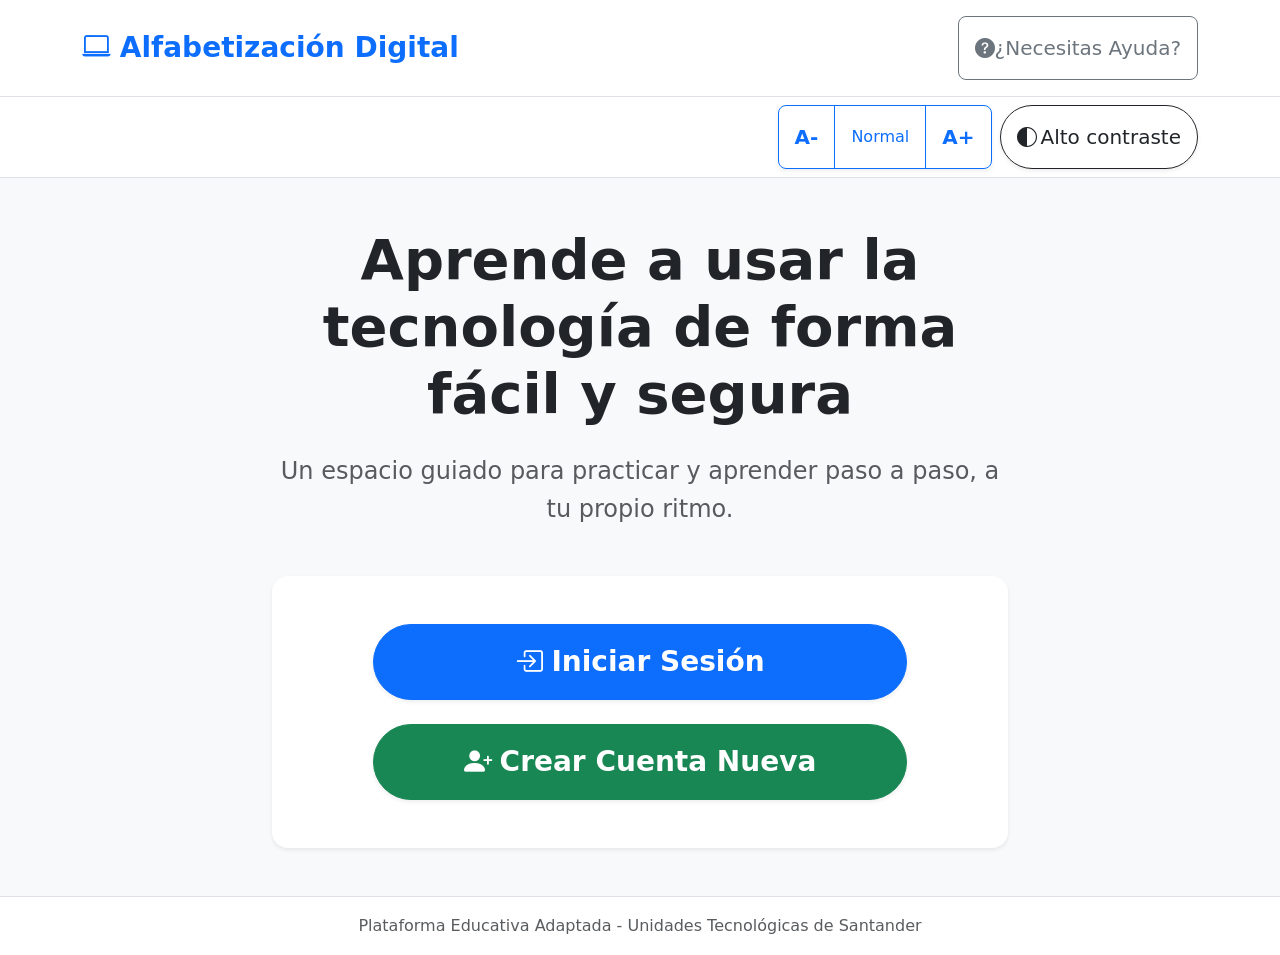
<file: frontend/index.html>
<!DOCTYPE html>
<html lang="es">
<head>
    <meta charset="UTF-8">
    <meta name="viewport" content="width=device-width, initial-scale=1.0">
    <title>Inicio - Plataforma de Alfabetización Digital</title>

    <link href="https://cdn.jsdelivr.net/npm/bootstrap@5.3.3/dist/css/bootstrap.min.css" rel="stylesheet">
    <link href="https://cdn.jsdelivr.net/npm/bootstrap-icons@1.11.3/font/bootstrap-icons.min.css" rel="stylesheet">
    <link rel="stylesheet" href="css/styles.css">
    <script src="js/accesibilidad.js"></script>
</head>
<body class="bg-light d-flex flex-column min-vh-100">

    <header class="bg-white border-bottom py-3">
        <div class="container d-flex flex-wrap justify-content-between align-items-center gap-2">
            <span class="fw-bold text-primary fs-3">
                <i class="bi bi-laptop"></i> Alfabetización Digital
            </span>
            <a href="#ayuda" class="btn btn-outline-secondary btn-lg fs-5">
                <i class="bi bi-question-circle-fill"></i> ¿Necesitas Ayuda?
            </a>
        </div>
    </header>

    <main class="container my-auto py-5">
        <div class="row justify-content-center">
            <div class="col-12 col-md-10 col-lg-8 text-center">

                <h1 class="display-4 fw-bold text-dark mb-4">
                    Aprende a usar la tecnología de forma fácil y segura
                </h1>

                <p class="fs-4 text-muted mb-5">
                    Un espacio guiado para practicar y aprender paso a paso, a tu propio ritmo.
                </p>

                <div class="card shadow-sm border-0 p-4 p-md-5 bg-white rounded-4">
                    <div class="d-grid gap-4 col-12 col-md-10 mx-auto">

                        <a href="login.html" class="btn btn-primary btn-lg py-3 fs-3 fw-semibold rounded-pill shadow-sm">
                            <i class="bi bi-box-arrow-in-right me-2"></i> Iniciar Sesión
                        </a>

                        <a href="registro.html" class="btn btn-success btn-lg py-3 fs-3 fw-semibold rounded-pill shadow-sm">
                            <i class="bi bi-person-plus-fill me-2"></i> Crear Cuenta Nueva
                        </a>

                    </div>
                </div>

            </div>
        </div>
    </main>

    <footer class="bg-white border-top py-3 text-center text-muted fs-6 mt-auto">
        <div class="container">
            <p class="mb-0">Plataforma Educativa Adaptada - Unidades Tecnológicas de Santander</p>
        </div>
    </footer>

    <script src="https://cdn.jsdelivr.net/npm/bootstrap@5.3.3/dist/js/bootstrap.bundle.min.js"></script>
    <script src="js/main.js"></script>
</body>
</html>
</file>
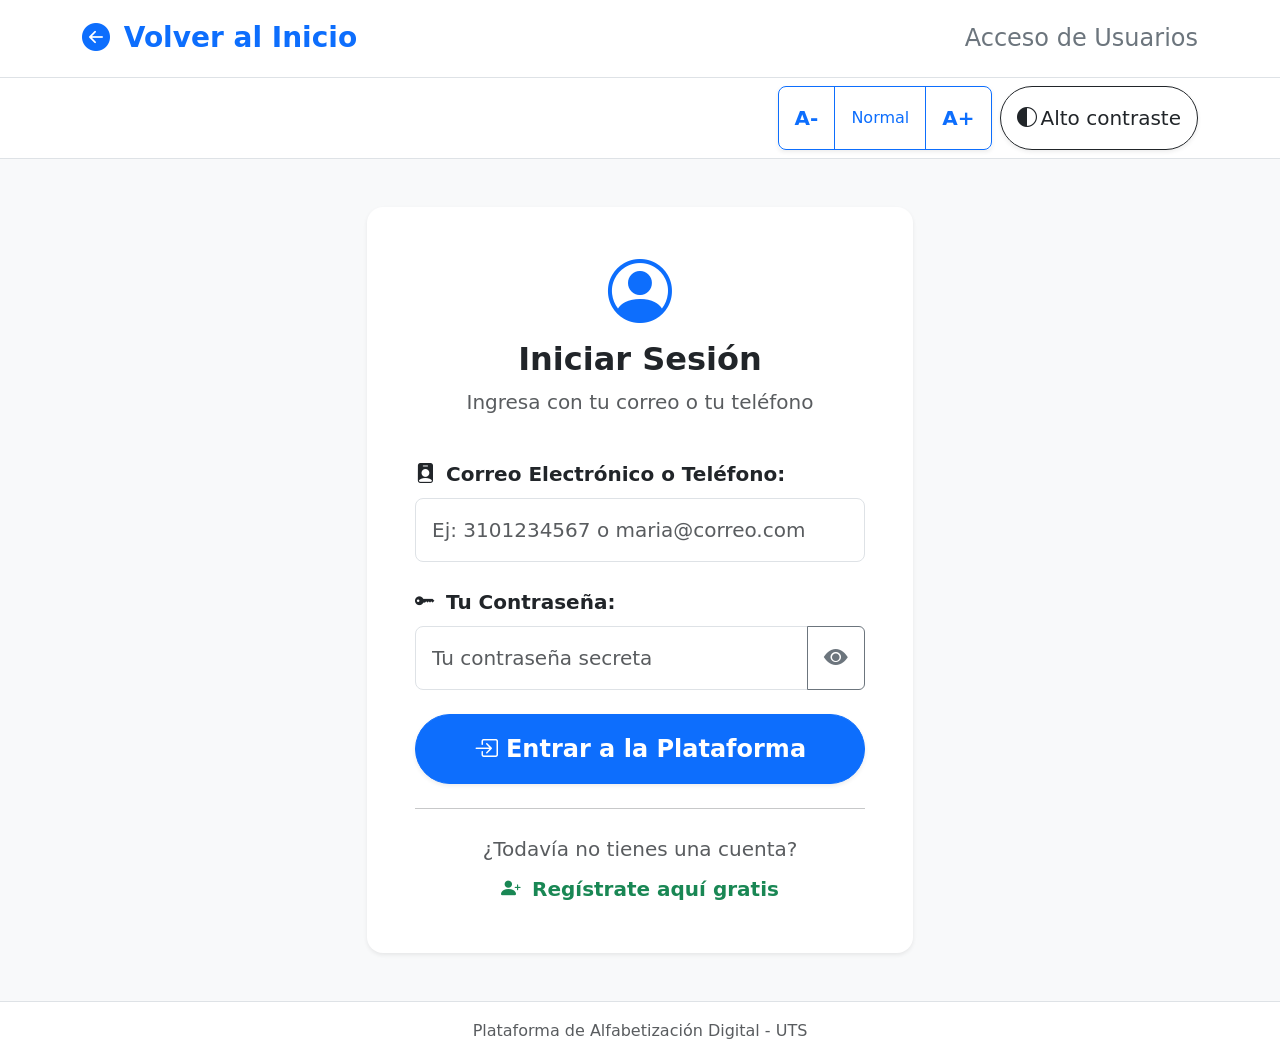
<file: frontend/certificado.html>
<!DOCTYPE html>
<html lang="es">
<head>
    <meta charset="UTF-8">
    <meta name="viewport" content="width=device-width, initial-scale=1.0">
    <title>Certificado de Finalización - Alfabetización Digital</title>

    <link href="https://cdn.jsdelivr.net/npm/bootstrap@5.3.3/dist/css/bootstrap.min.css" rel="stylesheet">
    <link href="https://cdn.jsdelivr.net/npm/bootstrap-icons@1.11.3/font/bootstrap-icons.min.css" rel="stylesheet">
    <link rel="stylesheet" href="css/styles.css">
    <script src="js/accesibilidad.js"></script>

    <style>
        body {
            font-size: 1rem;
            line-height: 1.5;
        }

        .diploma-container {
            border: 12px double #0d6efd;
            background: #ffffff;
            position: relative;
            box-shadow: 0 10px 30px rgba(0,0,0,0.1);
        }

        .diploma-watermark {
            position: absolute;
            top: 50%;
            left: 50%;
            transform: translate(-50%, -50%);
            font-size: 15rem;
            color: rgba(13, 110, 253, 0.03);
            pointer-events: none;
            z-index: 0;
        }

        .diploma-content {
            position: relative;
            z-index: 1;
        }

        @media print {
            .no-print {
                display: none !important;
            }
            body {
                background: white !important;
                padding: 0 !important;
            }
            .diploma-container {
                box-shadow: none !important;
                border: 8px double #000 !important;
            }
        }
    </style>
</head>
<body class="bg-light py-4 min-vh-100 d-flex flex-column justify-content-between">

    <div class="container no-print mb-4">
        <div class="d-flex justify-content-between align-items-center">
            <a href="dashboard.html" class="btn btn-outline-secondary btn-lg fs-5 rounded-pill">
                <i class="bi bi-arrow-left me-2"></i>Volver al Panel
            </a>
            <button id="botonImprimir" onclick="window.print()" class="btn btn-primary btn-lg fs-5 rounded-pill shadow-sm d-none">
                <i class="bi bi-printer-fill me-2"></i>Imprimir / Guardar en PDF
            </button>
        </div>
    </div>

    <div id="avisoCertificado" class="container no-print my-auto d-none">
        <div class="row justify-content-center">
            <div class="col-12 col-lg-8">
                <div class="alert alert-warning border-2 rounded-4 p-4 p-md-5 text-center shadow-sm" role="alert">
                    <i class="bi bi-info-circle-fill display-4 d-block mb-3"></i>
                    <p class="fs-4 fw-bold mb-4" id="mensajeCertificado">Verificando tu certificado...</p>
                    <a href="dashboard.html" class="btn btn-primary btn-lg fs-5 rounded-pill">
                        <i class="bi bi-arrow-left me-2"></i>Volver al Panel
                    </a>
                </div>
            </div>
        </div>
    </div>

    <main id="contenedorCertificado" class="container my-auto d-none">
        <div class="row justify-content-center">
            <div class="col-12 col-xl-10">

                <div class="diploma-container p-4 p-md-5 rounded-4 text-center">

                    <i class="bi bi-award-fill diploma-watermark"></i>

                    <div class="diploma-content py-3">

                        <div class="mb-4">
                            <span class="badge bg-primary-subtle text-primary border border-primary px-3 py-2 rounded-pill fs-6 text-uppercase fw-bold tracking-wider">
                                Programa de Formación en Competencias Digitales
                            </span>
                            <h1 class="display-5 fw-bold text-dark mt-3 mb-1">CERTIFICADO DE LOGRO</h1>
                            <p class="fs-5 text-muted">Se otorga con orgullo el presente reconocimiento a:</p>
                        </div>

                        <div class="my-4 py-2 border-bottom border-2 border-primary d-inline-block px-5">
                            <h2 class="display-6 fw-bold text-primary mb-0" id="nombreCertificado">
                                Cargando participante...
                            </h2>
                        </div>

                        <div class="col-12 col-md-10 mx-auto my-4">
                            <p class="fs-5 text-secondary leading-relaxed">
                                Por haber completado con dedicación y éxito los <strong><span id="totalModulos"></span> módulos formativos</strong> del programa de
                                <strong>Alfabetización Digital</strong>, demostrando habilidades prácticas en manejo de computadores, navegación segura en internet, comunicación por mensajería, trámites en línea y prevención contra fraudes digitales.
                            </p>
                        </div>

                        <div class="row mt-5 pt-4 align-items-end g-4">

                            <div class="col-4">
                                <div class="border-top border-dark pt-2 mx-auto" style="max-width: 200px;">
                                    <p class="fw-bold mb-0 fs-6">Dirección Académica</p>
                                    <small class="text-muted">Alfabetización Digital</small>
                                </div>
                            </div>

                            <div class="col-4">
                                <div class="d-inline-flex flex-column align-items-center">
                                    <div class="bg-primary text-white rounded-circle d-flex align-items-center justify-content-center shadow-sm mb-2" style="width: 80px; height: 80px;">
                                        <i class="bi bi-patch-check-fill display-5 text-warning"></i>
                                    </div>
                                    <span class="fw-bold text-dark fs-6">CURSO APROBADO</span>
                                </div>
                            </div>

                            <div class="col-4">
                                <div class="border-top border-dark pt-2 mx-auto" style="max-width: 200px;">
                                    <p class="fw-bold mb-0 fs-6" id="fechaExpedicion">-- / -- / ----</p>
                                    <small class="text-muted">Fecha de Emisión</small>
                                </div>
                            </div>

                        </div>

                    </div>
                </div>

            </div>
        </div>
    </main>

    <footer class="no-print text-center text-muted py-3 mt-4">
        <small>Plataforma de Alfabetización Digital</small>
    </footer>

    <script>
        const API_URL = 'http://127.0.0.1:5000';

        function mostrarAviso(mensaje) {
            document.getElementById('mensajeCertificado').textContent = mensaje;
            document.getElementById('avisoCertificado').classList.remove('d-none');
        }

        document.addEventListener('DOMContentLoaded', async () => {
            const token = localStorage.getItem('token');
            if (!token) {
                window.location.href = 'login.html';
                return;
            }

            try {
                const respuesta = await fetch(`${API_URL}/certificado`, {
                    headers: { 'Authorization': `Bearer ${token}` }
                });
                const datos = await respuesta.json().catch(() => ({}));

                if (!respuesta.ok) {
                    mostrarAviso(datos.mensaje || 'No pudimos verificar tu certificado. Intenta más tarde.');
                    return;
                }

                document.getElementById('nombreCertificado').textContent = datos.nombre;
                document.getElementById('totalModulos').textContent = datos.total_modulos;

                const [anio, mes, dia] = datos.fecha_emision.split('-').map(Number);
                const opcionesFecha = { year: 'numeric', month: 'long', day: 'numeric' };
                document.getElementById('fechaExpedicion').textContent =
                    new Date(anio, mes - 1, dia).toLocaleDateString('es-ES', opcionesFecha);

                document.getElementById('contenedorCertificado').classList.remove('d-none');
                document.getElementById('botonImprimir').classList.remove('d-none');
            } catch (error) {
                mostrarAviso('No pudimos verificar tu certificado. Intenta más tarde.');
            }
        });
    </script>
</body>
</html>
</file>
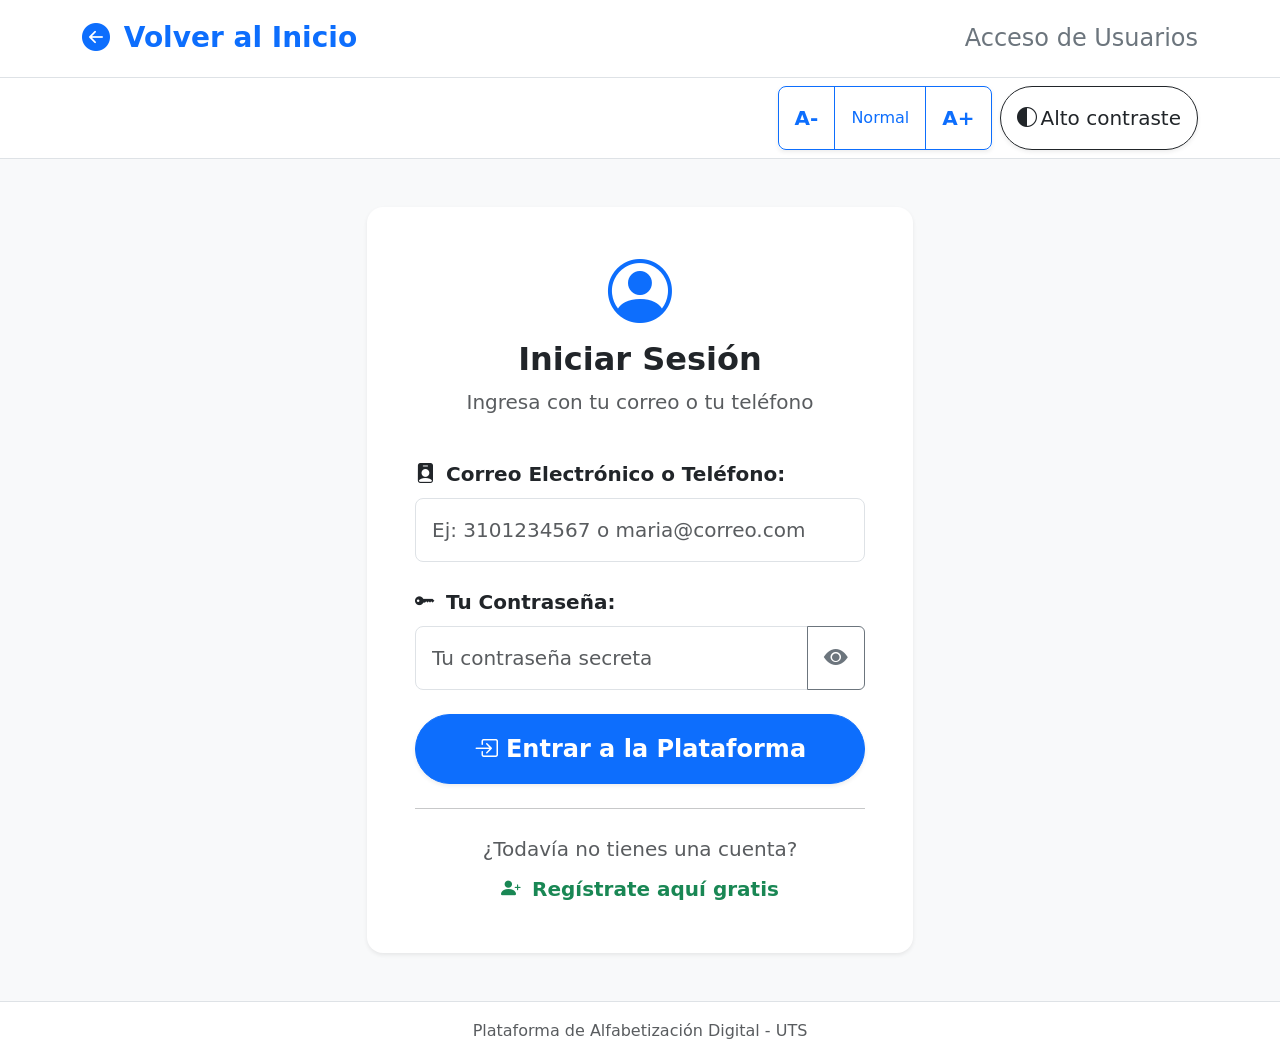
<file: frontend/dashboard.html>
<!DOCTYPE html>
<html lang="es">
<head>
    <meta charset="UTF-8">
    <meta name="viewport" content="width=device-width, initial-scale=1.0">
    <title>Mi Panel - Alfabetización Digital</title>

    <link href="https://cdn.jsdelivr.net/npm/bootstrap@5.3.3/dist/css/bootstrap.min.css" rel="stylesheet">
    <link href="https://cdn.jsdelivr.net/npm/bootstrap-icons@1.11.3/font/bootstrap-icons.min.css" rel="stylesheet">
    <link rel="stylesheet" href="css/styles.css">
    <script src="js/accesibilidad.js"></script>
</head>
<body class="bg-light d-flex flex-column min-vh-100">

   <header class="bg-white border-bottom py-3">
    <div class="container d-flex flex-wrap justify-content-between align-items-center gap-3">
        <span class="fw-bold text-primary fs-3">
            <i class="bi bi-laptop"></i> Alfabetización Digital
        </span>

        <div class="d-flex align-items-center flex-wrap gap-2">
            <a href="login.html" id="btnCerrarSesion" class="btn btn-outline-danger btn-lg fs-5 rounded-pill shadow-sm" title="Salir de mi cuenta">
                <i class="bi bi-box-arrow-right me-1"></i> Salir
            </a>
        </div>
    </div>
</header>

    <main class="container py-4 flex-grow-1">

        <section class="card shadow-sm border-0 p-4 bg-white rounded-4 mb-4">
            <div class="row align-items-center">
                <div class="col-12 col-md-8">
                    <h1 class="h2 fw-bold text-dark mb-1">
                        ¡Hola, <span id="nombreUsuario">Estudiante</span>!
                    </h1>
                    <p class="fs-5 text-muted mb-3">
                        Bienvenido a tus clases. Elige el tema en el que deseas practicar hoy:
                    </p>
                </div>

                <div class="col-12 col-md-4">
                    <div class="p-3 bg-light rounded-3 border">
                        <div class="d-flex justify-content-between mb-1">
                            <span class="fw-bold fs-6">Tu Progreso Total:</span>
                            <span class="fw-bold fs-6 text-primary" id="porcentajeTotal">0%</span>
                        </div>
                        <div class="progress" style="height: 20px;" role="progressbar" aria-label="Progreso general">
                            <div id="barraProgreso" class="progress-bar bg-success progress-bar-striped progress-bar-animated" style="width: 0%"></div>
                        </div>
                    </div>
                </div>
            </div>
        </section>

<div id="bannerCertificado" class="card border-0 rounded-4 p-4 mt-4 bg-primary text-white shadow-sm d-none">
    <div class="d-flex flex-column flex-md-row justify-content-between align-items-center text-center text-md-start">
        <div class="d-flex align-items-center mb-3 mb-md-0">
            <div class="bg-white text-primary rounded-circle p-3 d-flex align-items-center justify-content-center me-3" style="width: 70px; height: 70px;">
                <i class="bi bi-award-fill fs-1 text-warning"></i>
            </div>
            <div>
                <h2 id="tituloCertificado" class="h3 fw-bold mb-1">¡Felicitaciones! Has completado el 100%</h2>
                <p id="textoCertificado" class="fs-5 mb-0 opacity-75">Ya puedes reclamar e imprimir tu Certificado de Logro.</p>
            </div>
        </div>
        <div id="accionCertificado">
            <a href="certificado.html" class="btn btn-warning btn-lg py-3 px-4 fs-5 fw-bold rounded-pill text-dark shadow">
                <i class="bi bi-file-earmark-pdf-fill me-2"></i>Ver Mi Certificado
            </a>
        </div>
    </div>
</div>

        <h2 class="h3 fw-bold text-dark mb-3">
            <i class="bi bi-journal-bookmark-fill text-primary me-2"></i>Módulos de Aprendizaje
        </h2>

        <div class="row g-4" id="contenedorModulos">
        </div>

    </main>

    <footer class="bg-white border-top py-3 text-center text-muted fs-6 mt-auto">
        <div class="container">
            <p class="mb-0">Plataforma de Alfabetización Digital - UTS</p>
        </div>
    </footer>

    <script src="https://cdn.jsdelivr.net/npm/bootstrap@5.3.3/dist/js/bootstrap.bundle.min.js"></script>
    <script src="js/main.js"></script>
</body>
</html>
</file>
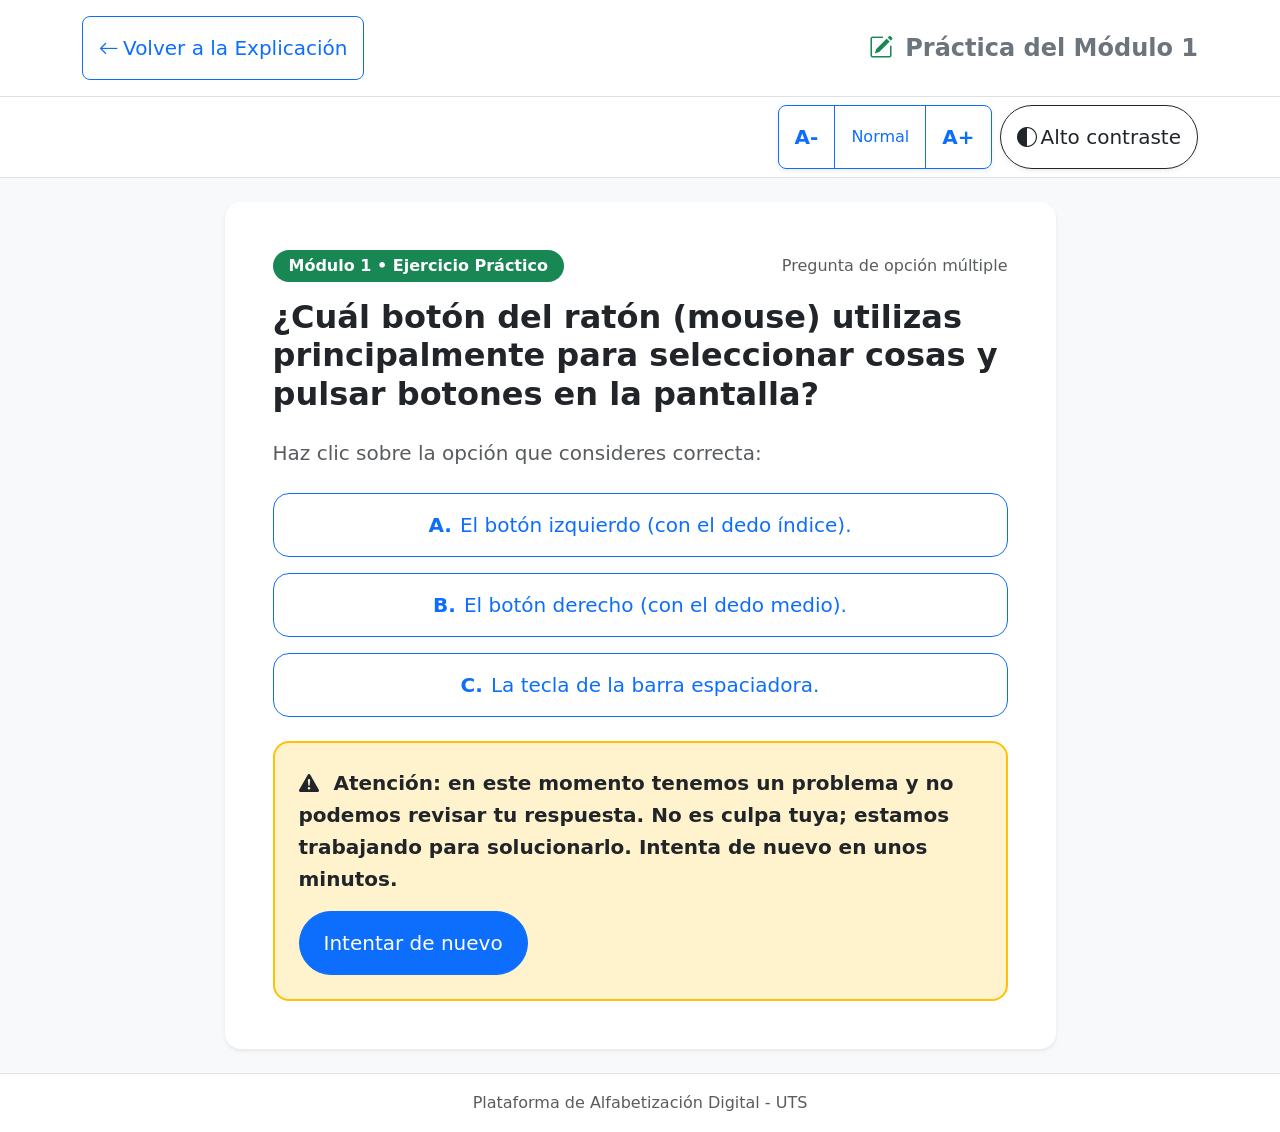
<file: frontend/ejercicio.html>
<!DOCTYPE html>
<html lang="es">
<head>
    <meta charset="UTF-8">
    <meta name="viewport" content="width=device-width, initial-scale=1.0">
    <title>Práctica Interactiva - Alfabetización Digital</title>

    <link href="https://cdn.jsdelivr.net/npm/bootstrap@5.3.3/dist/css/bootstrap.min.css" rel="stylesheet">
    <link href="https://cdn.jsdelivr.net/npm/bootstrap-icons@1.11.3/font/bootstrap-icons.min.css" rel="stylesheet">
    <link rel="stylesheet" href="css/styles.css">
    <script src="js/accesibilidad.js"></script>
</head>
<body class="bg-light d-flex flex-column min-vh-100">

    <header class="bg-white border-bottom py-3">
        <div class="container d-flex justify-content-between align-items-center">
            <a href="leccion.html" id="btnVolverLeccion" class="btn btn-outline-primary btn-lg fs-5">
                <i class="bi bi-arrow-left me-1"></i> Volver a la Explicación
            </a>
            <span class="fs-4 text-secondary d-none d-md-inline fw-semibold" id="textoEncabezado">
                <i class="bi bi-pencil-square text-success me-1"></i> Práctica del Módulo
            </span>
        </div>
    </header>

    <main class="container my-auto py-4">
        <div class="row justify-content-center">
            <div class="col-12 col-lg-9">

                <div class="card shadow-sm border-0 p-4 p-md-5 bg-white rounded-4">

                    <div class="d-flex flex-wrap justify-content-between align-items-center gap-2 mb-3">
                        <span class="badge bg-success fs-6 px-3 py-2 rounded-pill" id="badgePregunta">Módulo 1 • Ejercicio Práctico</span>
                        <span class="text-muted fs-6">Pregunta de opción múltiple</span>
                    </div>

                    <h1 class="h2 fw-bold text-dark mb-4" id="enunciadoPregunta">
                        Cargando pregunta...
                    </h1>

                    <p class="fs-5 text-muted mb-4">
                        Haz clic sobre la opción que consideres correcta:
                    </p>

                    <div class="d-grid gap-3" id="contenedorOpciones">
                    </div>

                    <div id="avisoProgreso" class="mt-4 d-none"></div>

                    <div id="cajaFallo" role="alert" class="mt-4 p-4 rounded-4 bg-warning-subtle text-dark border border-2 border-warning d-none">
                        <h2 class="h4 fw-bold mb-3">
                            <i class="bi bi-exclamation-triangle-fill me-2" aria-hidden="true"></i>
                            Atención: esta no es la respuesta correcta
                        </h2>
                        <p class="fs-5 mb-3" id="textoFallo"></p>
                        <p class="fs-5 mb-4">
                            <i class="bi bi-lightbulb-fill me-2" aria-hidden="true"></i>
                            <strong>Pista:</strong> <span id="textoPista"></span>
                        </p>
                        <div class="d-flex flex-wrap gap-3">
                            <a href="leccion.html" id="btnRepasar" class="btn btn-outline-primary btn-lg fs-5 rounded-pill px-4">
                                <i class="bi bi-book me-2" aria-hidden="true"></i> Repasar la lección
                            </a>
                            <button type="button" id="btnOtraVez" class="btn btn-primary btn-lg fs-5 rounded-pill px-4">
                                <i class="bi bi-arrow-repeat me-2" aria-hidden="true"></i> Intentar otra vez
                            </button>
                        </div>
                    </div>

                    <div id="cajaRetroalimentacion" class="mt-4 p-4 rounded-4 d-none">
                        <div class="d-flex align-items-start">
                            <i id="iconoRetro" class="fs-1 me-3"></i>
                            <div>
                                <h2 class="h4 fw-bold mb-1" id="tituloRetro"></h2>
                                <p class="fs-5 mb-0" id="mensajeRetro"></p>
                            </div>
                        </div>
                    </div>

                    <div id="botonesAccionFinal" class="mt-4 pt-3 border-top d-none justify-content-end">
                        <a href="dashboard.html" class="btn btn-primary btn-lg py-3 px-5 fs-4 fw-semibold rounded-pill shadow-sm">
                            <i class="bi bi-check-all me-2"></i> Completar y Volver al Panel
                        </a>
                    </div>

                </div>

            </div>
        </div>
    </main>

    <footer class="bg-white border-top py-3 text-center text-muted fs-6 mt-auto">
        <div class="container">
            <p class="mb-0">Plataforma de Alfabetización Digital - UTS</p>
        </div>
    </footer>

    <script src="https://cdn.jsdelivr.net/npm/bootstrap@5.3.3/dist/js/bootstrap.bundle.min.js"></script>

   <script>
    document.addEventListener('DOMContentLoaded', () => {
        const API_URL = 'http://127.0.0.1:5000';
        const token = localStorage.getItem('token');

        const preguntasPorModulo = {
            1: {
                leccion: 1, pregunta: 1,
                enunciado: '¿Cuál botón del ratón (mouse) utilizas principalmente para seleccionar cosas y pulsar botones en la pantalla?',
                opciones: [
                    { letra: 'A', texto: 'El botón izquierdo (con el dedo índice).' },
                    { letra: 'B', texto: 'El botón derecho (con el dedo medio).' },
                    { letra: 'C', texto: 'La tecla de la barra espaciadora.' }
                ]
            },
            2: {
                leccion: 1, pregunta: 1,
                enunciado: 'Para buscar información en internet sobre recetas o noticias, ¿dónde debes escribir lo que buscas?',
                opciones: [
                    { letra: 'A', texto: 'En la papelera de reciclaje de la computadora.' },
                    { letra: 'B', texto: 'En la barra de búsqueda de tu navegador web.' },
                    { letra: 'C', texto: 'En la calculadora del computador.' }
                ]
            },
            3: {
                leccion: 1, pregunta: 1,
                enunciado: 'Si recibes una llamada o mensaje diciendo que ganaste un premio y te piden tu contraseña bancaria, ¿qué debes hacer?',
                opciones: [
                    { letra: 'A', texto: 'Entregar la contraseña rápido para no perder el premio.' },
                    { letra: 'B', texto: 'Desconfiar, no dar ningún dato y colgar de inmediato.' },
                    { letra: 'C', texto: 'Escribir la contraseña en un mensaje de texto.' }
                ]
            },
            4: {
                leccion: 1, pregunta: 1,
                enunciado: 'Al momento de solicitar una cita médica o consultar un certificado en línea, ¿qué dato básico debes tener siempre a la mano?',
                opciones: [
                    { letra: 'A', texto: 'Tu documento de identidad (cédula) y un teléfono de contacto.' },
                    { letra: 'B', texto: 'El recibo de la luz del mes pasado.' },
                    { letra: 'C', texto: 'El correo electrónico de un vecino.' }
                ]
            },
            5: {
                leccion: 1, pregunta: 1,
                enunciado: '¿Cómo puedes enviar un mensaje de voz a un familiar por WhatsApp?',
                opciones: [
                    { letra: 'A', texto: 'Apagando el celular y volviéndolo a encender.' },
                    { letra: 'B', texto: 'Manteniendo presionado el icono del micrófono mientras hablas.' },
                    { letra: 'C', texto: 'Pulsando tres veces la pantalla con dos dedos.' }
                ]
            },
            6: {
                leccion: 1, pregunta: 1,
                enunciado: 'Por tu seguridad financiera, ¿dónde NO deberías ingresar a revisar tus cuentas bancarias o billeteras digitales?',
                opciones: [
                    { letra: 'A', texto: 'Desde redes Wi-Fi públicas y abiertas (como parques o plazas).' },
                    { letra: 'B', texto: 'Desde el internet de tu casa.' },
                    { letra: 'C', texto: 'Desde tus datos móviles personales.' }
                ]
            },
            7: {
                leccion: 1, pregunta: 1,
                enunciado: '¿Cuál es el lugar seguro para buscar e instalar aplicaciones en un teléfono?',
                opciones: [
                    { letra: 'A', texto: 'Google Play Store o App Store (tiendas oficiales).' },
                    { letra: 'B', texto: 'Un enlace raro que llegó por mensaje de texto de un desconocido.' },
                    { letra: 'C', texto: 'Una página web con avisos parpadeantes que dice que tienes un virus.' }
                ]
            }
        };

        const params = new URLSearchParams(window.location.search);
        const idSolicitado = parseInt(params.get('id'));
        const moduloId = preguntasPorModulo[idSolicitado] ? idSolicitado : 1;
        const ejercicioActual = preguntasPorModulo[moduloId];

        const btnVolver = document.getElementById('btnVolverLeccion');
        if (btnVolver) {
            btnVolver.href = `leccion.html?id=${moduloId}`;
        }

        const textoEncabezado = document.getElementById('textoEncabezado');
        if (textoEncabezado) {
            textoEncabezado.innerHTML = `<i class="bi bi-pencil-square text-success me-1"></i> Práctica del Módulo ${moduloId}`;
        }

        document.getElementById('badgePregunta').textContent = `Módulo ${moduloId} • Ejercicio Práctico`;
        const enunciadoPregunta = document.getElementById('enunciadoPregunta');
        enunciadoPregunta.textContent = ejercicioActual.enunciado;
        enunciadoPregunta.setAttribute('tabindex', '-1');

        const contenedorOpciones = document.getElementById('contenedorOpciones');
        contenedorOpciones.innerHTML = '';

        ejercicioActual.opciones.forEach((opcion) => {
            const btn = document.createElement('button');
            btn.type = 'button';
            btn.className = 'btn btn-outline-primary btn-lg py-3 px-4 fs-5 text-start rounded-4 opcion-btn';
            btn.innerHTML = `<span class="fw-bold me-2">${opcion.letra}.</span> ${opcion.texto}`;
            contenedorOpciones.appendChild(btn);
        });

        const cajaRetro = document.getElementById('cajaRetroalimentacion');
        const tituloRetro = document.getElementById('tituloRetro');
        const mensajeRetro = document.getElementById('mensajeRetro');
        const iconoRetro = document.getElementById('iconoRetro');
        const botonesFinal = document.getElementById('botonesAccionFinal');
        const avisoProgreso = document.getElementById('avisoProgreso');

        const botonesOpcion = document.querySelectorAll('.opcion-btn');
        const cajaFallo = document.getElementById('cajaFallo');
        const textoFallo = document.getElementById('textoFallo');
        const textoPista = document.getElementById('textoPista');
        const btnOtraVez = document.getElementById('btnOtraVez');
        const btnRepasar = document.getElementById('btnRepasar');

        btnRepasar.href = `leccion.html?id=${moduloId}`;

        let explicacionCorrecta = '';

        function bloquearOpciones(bloquear) {
            botonesOpcion.forEach(b => {
                b.disabled = bloquear;
                if (bloquear) {
                    b.setAttribute('aria-disabled', 'true');
                } else {
                    b.removeAttribute('aria-disabled');
                }
            });
        }

        function marcarOpcion(boton, esCorrecta) {
            boton.classList.remove('btn-outline-primary');
            boton.classList.add(esCorrecta ? 'btn-success' : 'btn-danger');
            const marca = document.createElement('span');
            marca.className = 'marca-opcion d-block fw-bold mt-2';
            marca.innerHTML = esCorrecta
                ? '<i class="bi bi-check-circle-fill me-2" aria-hidden="true"></i>Tu respuesta: correcta'
                : '<i class="bi bi-x-circle-fill me-2" aria-hidden="true"></i>Tu respuesta: no es correcta';
            boton.appendChild(marca);
        }

        function reiniciarEjercicio() {
            botonesOpcion.forEach(b => {
                b.classList.remove('btn-success', 'btn-danger');
                b.classList.add('btn-outline-primary');
                const marca = b.querySelector('.marca-opcion');
                if (marca) marca.remove();
            });
            cajaFallo.classList.add('d-none');
            avisoProgreso.className = 'mt-4 d-none';
            avisoProgreso.innerHTML = '';
            bloquearOpciones(false);
            enunciadoPregunta.focus();
        }

        function mostrarFallo(datos) {
            textoFallo.textContent = datos.explicacion;
            textoPista.textContent = datos.pista;
            cajaFallo.classList.remove('d-none');
        }

        async function revisarRespuesta(opcion) {
            if (!token) return { estado: 'sesion' };
            try {
                const res = await fetch(`${API_URL}/intentos`, {
                    method: 'POST',
                    headers: {
                        'Content-Type': 'application/json',
                        'Authorization': `Bearer ${token}`
                    },
                    body: JSON.stringify({
                        estudio_id: moduloId,
                        leccion: ejercicioActual.leccion,
                        pregunta: ejercicioActual.pregunta,
                        opcion: opcion.letra
                    })
                });
                if (res.status === 201) return { estado: 'ok', datos: await res.json() };
                if (res.status === 401 || res.status === 422) return { estado: 'sesion' };
                return { estado: 'error' };
            } catch (error) {
                console.error('Error al revisar la respuesta:', error);
                return { estado: 'error' };
            }
        }

        botonesOpcion.forEach((boton, indice) => {
            boton.addEventListener('click', async () => {
                const opcion = ejercicioActual.opciones[indice];

                bloquearOpciones(true);
                mostrarGuardando('Revisando tu respuesta…');

                const resultado = await revisarRespuesta(opcion);
                if (resultado.estado === 'sesion') {
                    mostrarAvisoSesion();
                    return;
                }
                if (resultado.estado === 'error') {
                    mostrarAvisoRevision();
                    return;
                }

                avisoProgreso.className = 'mt-4 d-none';
                avisoProgreso.innerHTML = '';
                marcarOpcion(boton, resultado.datos.correcta);

                if (resultado.datos.correcta) {
                    explicacionCorrecta = resultado.datos.explicacion;
                    await guardarYMostrar();
                } else {
                    mostrarFallo(resultado.datos);
                }
            });
        });

        btnOtraVez.addEventListener('click', reiniciarEjercicio);

        async function registrarProgresoBackend(idEstudio) {
            if (!token) return 'sesion';
            try {
                const res = await fetch(`${API_URL}/progreso`, {
                    method: 'POST',
                    headers: {
                        'Content-Type': 'application/json',
                        'Authorization': `Bearer ${token}`
                    },
                    body: JSON.stringify({ estudio_id: idEstudio })
                });
                if (res.status === 200 || res.status === 201) return 'ok';
                if (res.status === 401 || res.status === 422) return 'sesion';
                return 'error';
            } catch (error) {
                console.error('Error al guardar el progreso:', error);
                return 'error';
            }
        }

        function mostrarGuardando(mensaje = 'Guardando tu avance…') {
            cajaRetro.className = 'mt-4 p-4 rounded-4 d-none';
            avisoProgreso.className = 'mt-4 p-4 rounded-4 bg-light border border-2 fs-5 d-block';
            avisoProgreso.removeAttribute('role');
            avisoProgreso.setAttribute('aria-live', 'polite');
            avisoProgreso.innerHTML = `<i class="bi bi-hourglass-split me-2" aria-hidden="true"></i> ${mensaje}`;
        }

        function mostrarAviso(mensaje, htmlBoton) {
            avisoProgreso.className = 'mt-4 p-4 rounded-4 bg-warning-subtle text-dark border border-2 border-warning fs-5 d-block';
            avisoProgreso.removeAttribute('aria-live');
            avisoProgreso.setAttribute('role', 'alert');
            avisoProgreso.innerHTML = `
                <p class="mb-3 fw-semibold">
                    <i class="bi bi-exclamation-triangle-fill me-2" aria-hidden="true"></i>
                    Atención: ${mensaje}
                </p>
                ${htmlBoton}`;
        }

        function mostrarAvisoSesion() {
            mostrarAviso(
                'Tu sesión terminó. Inicia sesión de nuevo para guardar tu avance.',
                '<a href="login.html" class="btn btn-primary btn-lg fs-5 rounded-pill px-4">Iniciar sesión</a>'
            );
        }

        async function apiResponde() {
            const control = new AbortController();
            const temporizador = setTimeout(() => control.abort(), 5000);
            try {
                const res = await fetch(`${API_URL}/`, { signal: control.signal });
                return res.ok;
            } catch (error) {
                console.error('La API no responde:', error);
                return false;
            } finally {
                clearTimeout(temporizador);
            }
        }

        function mostrarAvisoRevision() {
            bloquearOpciones(true);
            mostrarAviso(
                'en este momento tenemos un problema y no podemos revisar tu respuesta. No es culpa tuya; estamos trabajando para solucionarlo. Intenta de nuevo en unos minutos.',
                '<button type="button" id="btnReintentarRevision" class="btn btn-primary btn-lg fs-5 rounded-pill px-4">Intentar de nuevo</button>'
            );
            const btnReintentarRevision = document.getElementById('btnReintentarRevision');
            btnReintentarRevision.addEventListener('click', async () => {
                btnReintentarRevision.disabled = true;
                mostrarGuardando('Comprobando la conexión…');
                if (await apiResponde()) {
                    reiniciarEjercicio();
                } else {
                    mostrarAvisoRevision();
                }
            });
        }

        bloquearOpciones(true);
        mostrarGuardando('Comprobando la conexión…');
        apiResponde().then(responde => {
            if (responde) {
                avisoProgreso.className = 'mt-4 d-none';
                avisoProgreso.innerHTML = '';
                bloquearOpciones(false);
            } else {
                mostrarAvisoRevision();
            }
        });

        function mostrarAvisoError() {
            mostrarAviso(
                'No pudimos guardar tu avance. Revisa tu conexión e inténtalo de nuevo.',
                '<button type="button" id="btnReintentar" class="btn btn-primary btn-lg fs-5 rounded-pill px-4">Intentar de nuevo</button>'
            );
            const btnReintentar = document.getElementById('btnReintentar');
            btnReintentar.addEventListener('click', () => {
                btnReintentar.disabled = true;
                guardarYMostrar();
            });
        }

        function mostrarExito() {
            avisoProgreso.className = 'mt-4 d-none';
            avisoProgreso.innerHTML = '';

            cajaRetro.className = 'mt-4 p-4 rounded-4 bg-success-subtle text-success-emphasis border border-2 border-success d-block';
            iconoRetro.className = 'bi bi-check-circle-fill text-success fs-1 me-3';
            tituloRetro.textContent = '¡Excelente! Respuesta Correcta';
            mensajeRetro.textContent = explicacionCorrecta;

            if (botonesFinal) {
                botonesFinal.classList.remove('d-none');
                botonesFinal.classList.add('d-flex');
            }
        }

        async function guardarYMostrar() {
            mostrarGuardando();
            const [resultado] = await Promise.all([
                registrarProgresoBackend(moduloId),
                new Promise(resolver => setTimeout(resolver, 1000))
            ]);
            if (resultado === 'ok') {
                mostrarExito();
            } else if (resultado === 'sesion') {
                mostrarAvisoSesion();
            } else {
                mostrarAvisoError();
            }
        }
    });
</script>
</file>
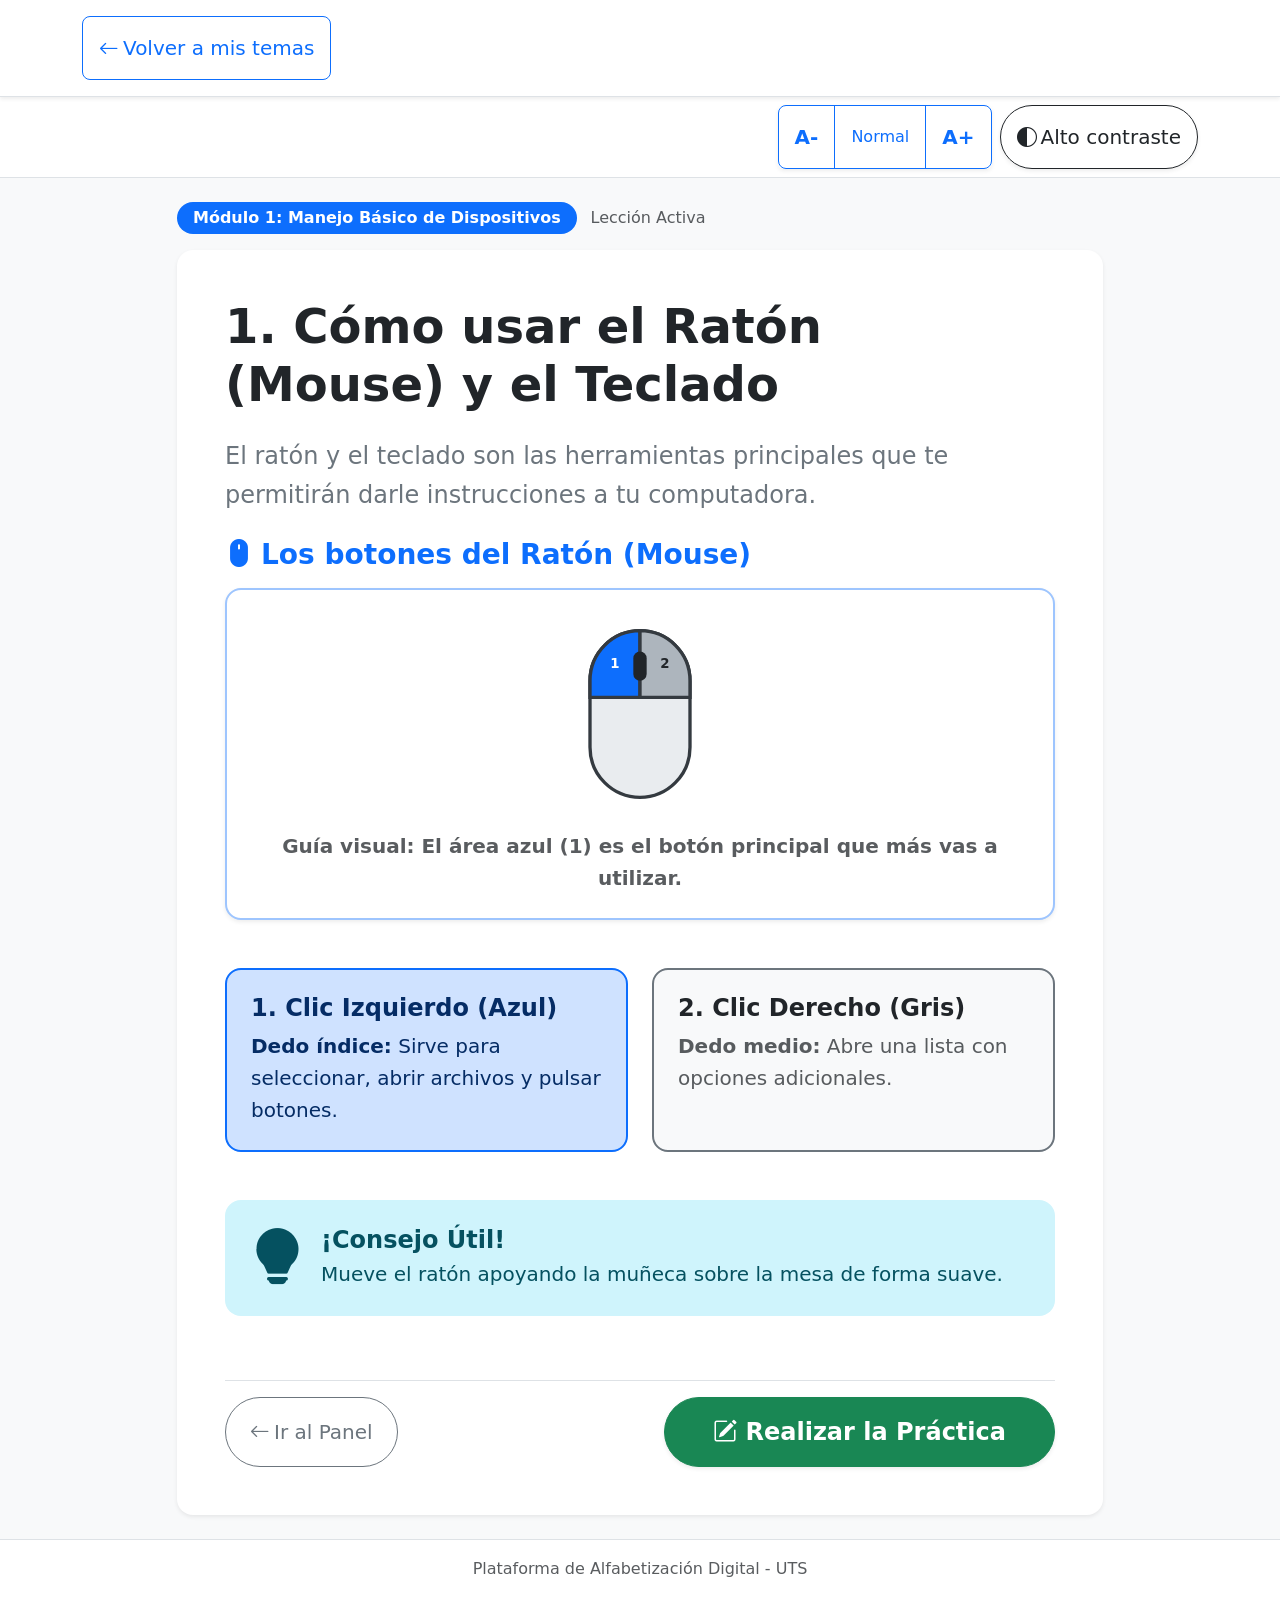
<file: frontend/leccion.html>
<!DOCTYPE html>
<html lang="es">
<head>
    <meta charset="UTF-8">
    <meta name="viewport" content="width=device-width, initial-scale=1.0">
    <title>Lección - Alfabetización Digital</title>

    <link href="https://cdn.jsdelivr.net/npm/bootstrap@5.3.3/dist/css/bootstrap.min.css" rel="stylesheet">
    <link href="https://cdn.jsdelivr.net/npm/bootstrap-icons@1.11.3/font/bootstrap-icons.min.css" rel="stylesheet">
    <link rel="stylesheet" href="css/styles.css">
    <script src="js/accesibilidad.js"></script>
</head>
<body class="bg-light d-flex flex-column min-vh-100">

    <header class="bg-white border-bottom py-3 sticky-top shadow-sm">
        <div class="container d-flex justify-content-between align-items-center">
            <a href="dashboard.html" class="btn btn-outline-primary btn-lg fs-5">
                <i class="bi bi-arrow-left me-1"></i> Volver a mis temas
            </a>
        </div>
    </header>

    <main class="container my-4 flex-grow-1">
        <div class="row justify-content-center">
            <div class="col-12 col-lg-10">

                <div class="mb-3">
                    <span class="badge bg-primary fs-6 px-3 py-2 rounded-pill" id="badgeModulo">Cargando módulo...</span>
                    <span class="text-muted ms-2 fs-6">Lección Activa</span>
                </div>

                <article class="card shadow-sm border-0 p-4 p-md-5 bg-white rounded-4" id="contenidoLeccion">

                    <h1 class="display-5 fw-bold text-dark mb-4" id="tituloLeccion">
                        Cargando lección...
                    </h1>

                    <p class="fs-4 lead text-secondary mb-4" id="descripcionLeccion">
                        Por favor espera un momento mientras preparamos tu clase.
                    </p>

                    <div id="cuerpoDinamicoLeccion"></div>

                    <div class="d-flex flex-column flex-sm-row justify-content-between gap-3 mt-5 pt-3 border-top">
                        <a href="dashboard.html" class="btn btn-outline-secondary btn-lg py-3 px-4 fs-5 rounded-pill">
                            <i class="bi bi-arrow-left me-1"></i> Ir al Panel
                        </a>
                        <a href="ejercicio.html" id="btnIrAPractica" class="btn btn-success btn-lg py-3 px-5 fs-4 fw-semibold rounded-pill shadow-sm">
                            <i class="bi bi-pencil-square me-2"></i> Realizar la Práctica
                        </a>
                    </div>

                </article>

            </div>
        </div>
    </main>

    <footer class="bg-white border-top py-3 text-center text-muted fs-6 mt-auto">
        <div class="container">
            <p class="mb-0">Plataforma de Alfabetización Digital - UTS</p>
        </div>
    </footer>

    <script src="https://cdn.jsdelivr.net/npm/bootstrap@5.3.3/dist/js/bootstrap.bundle.min.js"></script>

    <script>
        document.addEventListener('DOMContentLoaded', () => {
            const params = new URLSearchParams(window.location.search);
            const moduloId = parseInt(params.get('id')) || 1;

            const badgeModulo = document.getElementById('badgeModulo');
            const tituloLeccion = document.getElementById('tituloLeccion');
            const descripcionLeccion = document.getElementById('descripcionLeccion');
            const cuerpoDinamico = document.getElementById('cuerpoDinamicoLeccion');
            const btnIrAPractica = document.getElementById('btnIrAPractica');

            if (btnIrAPractica) {
                btnIrAPractica.href = `ejercicio.html?id=${moduloId}`;
            }

           const modulos = {
                1: {
                    badge: 'Módulo 1: Manejo Básico de Dispositivos',
                    titulo: '1. Cómo usar el Ratón (Mouse) y el Teclado',
                    descripcion: 'El ratón y el teclado son las herramientas principales que te permitirán darle instrucciones a tu computadora.',
                    html: `
                        <section class="mb-5">
                            <h2 class="h3 fw-bold text-primary mb-3">
                                <i class="bi bi-mouse-fill me-2"></i>Los botones del Ratón (Mouse)
                            </h2>
                            <div class="card bg-white border-2 border-primary-subtle p-4 mb-4 text-center rounded-4 shadow-sm">
                                <div class="d-flex justify-content-center mb-3">
                                    <svg width="200" height="200" viewBox="0 0 200 240" fill="none" xmlns="http://www.w3.org/2000/svg">
                                        <rect x="40" y="20" width="120" height="200" rx="60" fill="#E9ECEF" stroke="#343A40" stroke-width="4"/>
                                        <path d="M40 80 C40 46.86 66.86 20 100 20 V100 H40 V80Z" fill="#0D6EFD" stroke="#343A40" stroke-width="4"/>
                                        <path d="M100 20 C133.14 20 160 46.86 160 80 V100 H100 V20Z" fill="#ADB5BD" stroke="#343A40" stroke-width="4"/>
                                        <rect x="92" y="45" width="16" height="35" rx="8" fill="#212529"/>
                                        <text x="70" y="65" fill="#FFFFFF" font-size="16" font-weight="bold" text-anchor="middle">1</text>
                                        <text x="130" y="65" fill="#212529" font-size="16" font-weight="bold" text-anchor="middle">2</text>
                                    </svg>
                                </div>
                                <p class="fs-5 fw-semibold text-muted mb-0">
                                    Guía visual: El área azul <strong>(1)</strong> es el botón principal que más vas a utilizar.
                                </p>
                            </div>
                            <div class="row g-4 my-2">
                                <div class="col-12 col-md-6">
                                    <div class="p-4 bg-primary-subtle text-primary-emphasis rounded-4 border border-2 border-primary h-100">
                                        <h3 class="h4 fw-bold mb-2">1. Clic Izquierdo (Azul)</h3>
                                        <p class="fs-5 mb-0"><strong>Dedo índice:</strong> Sirve para seleccionar, abrir archivos y pulsar botones.</p>
                                    </div>
                                </div>
                                <div class="col-12 col-md-6">
                                    <div class="p-4 bg-light rounded-4 border border-2 border-secondary h-100">
                                        <h3 class="h4 fw-bold text-dark mb-2">2. Clic Derecho (Gris)</h3>
                                        <p class="fs-5 text-muted mb-0"><strong>Dedo medio:</strong> Abre una lista con opciones adicionales.</p>
                                    </div>
                                </div>
                            </div>
                        </section>
                        <div class="alert alert-info border-0 rounded-4 p-4 mt-4 d-flex align-items-center">
                            <i class="bi bi-lightbulb-fill display-4 text-info-emphasis me-3"></i>
                            <div>
                                <h4 class="alert-heading fw-bold mb-1">¡Consejo Útil!</h4>
                                <p class="fs-5 mb-0">Mueve el ratón apoyando la muñeca sobre la mesa de forma suave.</p>
                            </div>
                        </div>
                    `
                },
                2: {
                    badge: 'Módulo 2: Internet y Comunicación',
                    titulo: '2. Navegación Web y Correo Electrónico',
                    descripcion: 'Conoce cómo buscar información en internet, leer noticias y comunicarte con familiares fácilmente.',
                    html: `
                        <section class="mb-4">
                            <h2 class="h3 fw-bold text-success mb-3">
                                <i class="bi bi-globe2 me-2"></i>La Ventana a Internet: El Navegador
                            </h2>
                            <div class="card bg-white border-2 border-success-subtle p-4 mb-4 rounded-4 shadow-sm">
                                <p class="fs-5 text-muted">El navegador es la aplicación que te permite explorar la web (como Edge o Google Chrome).</p>
                                <div class="p-3 bg-light rounded-3 border">
                                    <h4 class="fw-bold fs-5 text-dark"><i class="bi bi-search me-2 text-success"></i>Búsquedas sencillas</h4>
                                    <p class="fs-5 mb-0">Escribe en la barra de búsqueda palabras claras como <em>"recetas caseras"</em> o <em>"noticias del día"</em> y pulsa la tecla ENTER.</p>
                                </div>
                            </div>
                        </section>
                        <div class="alert alert-success border-0 rounded-4 p-4 d-flex align-items-center">
                            <i class="bi bi-envelope-check-fill display-4 text-success-emphasis me-3"></i>
                            <div>
                                <h4 class="alert-heading fw-bold mb-1">Tu Correo Electrónico</h4>
                                <p class="fs-5 mb-0">Funciona como un buzón digital: en la Bandeja de Entrada encuentras tus mensajes recibidos.</p>
                            </div>
                        </div>
                    `
                },
                3: {
                    badge: 'Módulo 3: Seguridad Digital',
                    titulo: '3. Claves Seguras y Prevención de Engaños',
                    descripcion: 'Aprende a proteger tu información personal y a reconocer llamadas y mensajes sospechosos.',
                    html: `
                        <section class="mb-4">
                            <h2 class="h3 fw-bold text-warning-emphasis mb-3">
                                <i class="bi bi-shield-lock-fill me-2"></i>Contraseñas Fuertes
                            </h2>
                            <div class="card bg-white border-2 border-warning-subtle p-4 mb-4 rounded-4 shadow-sm">
                                <ul class="list-group list-group-flush fs-5">
                                    <li class="list-group-item py-3 px-0">
                                        <i class="bi bi-check-circle-fill text-success me-2"></i>Usa combinaciones de palabras y números que solo tú recuerdes.
                                    </li>
                                    <li class="list-group-item py-3 px-0">
                                        <i class="bi bi-x-circle-fill text-danger me-2"></i>No utilices tu año de nacimiento, cédula ni "123456".
                                    </li>
                                </ul>
                            </div>
                        </section>
                        <div class="alert alert-danger border-0 rounded-4 p-4 d-flex align-items-center">
                            <i class="bi bi-exclamation-triangle-fill display-4 text-danger me-3"></i>
                            <div>
                                <h4 class="alert-heading fw-bold mb-1">¡Regla de Oro!</h4>
                                <p class="fs-5 mb-0">Ningún banco ni entidad te solicitará tu contraseña por llamada ni por mensaje. Nunca la entregues.</p>
                            </div>
                        </div>
                    `
                },
                4: {
                    badge: 'Módulo 4: Servicios Digitales Cotidianos',
                    titulo: '4. Citas Médicas y Trámites en Línea',
                    descripcion: 'Aprende a pedir citas médicas, consultar certificados y pagar servicios sin hacer filas.',
                    html: `
                        <section class="mb-4">
                            <h2 class="h3 fw-bold text-info-emphasis mb-3">
                                <i class="bi bi-card-checklist me-2"></i>Pasos para Trámites en Línea
                            </h2>
                            <div class="row g-3 fs-5">
                                <div class="col-12 col-md-4">
                                    <div class="p-3 bg-light rounded-3 text-center border h-100">
                                        <div class="display-6 fw-bold text-primary mb-2">1</div>
                                        <strong>Ten a mano tu cédula:</strong> Te la pedirán para validar tu identidad.
                                    </div>
                                </div>
                                <div class="col-12 col-md-4">
                                    <div class="p-3 bg-light rounded-3 text-center border h-100">
                                        <div class="display-6 fw-bold text-primary mb-2">2</div>
                                        <strong>Número de contacto:</strong> Es donde recibirás la confirmación de la cita.
                                    </div>
                                </div>
                                <div class="col-12 col-md-4">
                                    <div class="p-3 bg-light rounded-3 text-center border h-100">
                                        <div class="display-6 fw-bold text-primary mb-2">3</div>
                                        <strong>Guarda el comprobante:</strong> Anota siempre el número de turno o radicado.
                                    </div>
                                </div>
                            </div>
                        </section>
                    `
                },
                5: {
                    badge: 'Módulo 5: Mensajería y Redes Sociales',
                    titulo: '5. Uso Práctico de WhatsApp y Mensajes',
                    descripcion: 'Aprende a enviar notas de voz, fotos familiares, hacer videollamadas y organizar tus contactos.',
                    html: `
                        <section class="mb-4">
                            <h2 class="h3 fw-bold text-success mb-3">
                                <i class="bi bi-chat-dots-fill me-2"></i>Comunicándote con WhatsApp
                            </h2>
                            <div class="row g-4 my-2">
                                <div class="col-12 col-md-6">
                                    <div class="p-4 bg-success-subtle rounded-4 border border-2 border-success h-100">
                                        <h3 class="h4 fw-bold text-success-emphasis mb-2"><i class="bi bi-mic-fill me-2"></i>Notas de Voz</h3>
                                        <p class="fs-5 mb-0">Mantén presionado el icono del micrófono mientras hablas y suéltalo cuando termines.</p>
                                    </div>
                                </div>
                                <div class="col-12 col-md-6">
                                    <div class="p-4 bg-light rounded-4 border border-2 border-secondary h-100">
                                        <h3 class="h4 fw-bold text-dark mb-2"><i class="bi bi-camera-video-fill me-2 text-primary"></i>Videollamada</h3>
                                        <p class="fs-5 text-muted mb-0">Toca el icono de la cámara arriba en la conversación para ver a tu familiar en vivo.</p>
                                    </div>
                                </div>
                            </div>
                        </section>
                        <div class="alert alert-warning border-0 rounded-4 p-4 d-flex align-items-center">
                            <i class="bi bi-exclamation-circle-fill display-4 text-warning-emphasis me-3"></i>
                            <div>
                                <h4 class="alert-heading fw-bold mb-1">¡Cuidado con cadenas dudosas!</h4>
                                <p class="fs-5 mb-0">Si te envían premios, regalos o promociones que piden reenviar a 10 contactos, son engaños. No los reenvíes.</p>
                            </div>
                        </div>
                    `
                },
                6: {
                    badge: 'Módulo 6: Pagos y Banca Móvil Segura',
                    titulo: '6. Manejo de Apps Bancarias y Pagos Digitales',
                    descripcion: 'Conoce cómo consultar saldos, recibir transferencias y pagar servicios de manera protegida desde tu celular.',
                    html: `
                        <section class="mb-4">
                            <h2 class="h3 fw-bold text-primary mb-3">
                                <i class="bi bi-wallet2 me-2"></i>Billeteras Digitales
                            </h2>
                            <div class="card bg-white border-2 border-primary-subtle p-4 mb-4 rounded-4 shadow-sm">
                                <p class="fs-5 text-muted">Aplicaciones como billeteras móviles te permiten mover dinero con tu número de teléfono sin tener que ir a un cajero.</p>
                                <ul class="list-group list-group-flush fs-5">
                                    <li class="list-group-item py-3 px-0">
                                        <strong>Clave de 4 dígitos:</strong> Nunca la anotes en un papel visible junto a tu celular.
                                    </li>
                                    <li class="list-group-item py-3 px-0">
                                        <strong>Comprobante de envío:</strong> Siempre revisa el nombre del destinatario antes de presionar enviar.
                                    </li>
                                </ul>
                            </div>
                        </section>
                        <div class="alert alert-danger border-0 rounded-4 p-4 d-flex align-items-center">
                            <i class="bi bi-shield-slash-fill display-4 text-danger me-3"></i>
                            <div>
                                <h4 class="alert-heading fw-bold mb-1">Seguridad en Pagos</h4>
                                <p class="fs-5 mb-0">Nunca realices pagos ni entres a tu banco conectado a redes Wi-Fi públicas o abiertas de la calle o parques.</p>
                            </div>
                        </div>
                    `
                },
                7: {
                    badge: 'Módulo 7: Descargas Seguras de Aplicaciones',
                    titulo: '7. Cómo Instalar y Descargar Aplicaciones de Forma Segura',
                    descripcion: 'Aprende a buscar, verificar y descargar aplicaciones en tu celular o computador sin poner en riesgo tu información ni tu equipo.',
                    html: `
                        <section class="mb-5">
                            <h2 class="h3 fw-bold text-primary mb-3">
                                <i class="bi bi-shield-check me-2"></i>La Tienda Oficial: Tu Espacio Seguro
                            </h2>
                            <div class="card bg-white border-2 border-primary-subtle p-4 mb-4 rounded-4 shadow-sm">
                                <p class="fs-5 text-muted mb-3">Para instalar cualquier aplicación en tu celular, utiliza siempre las tiendas oficiales:</p>

                                <div class="row g-3">
                                    <div class="col-12 col-md-6">
                                        <div class="p-3 bg-light rounded-3 border h-100">
                                            <h4 class="h5 fw-bold text-dark mb-1">
                                                <i class="bi bi-google-play me-2 text-success"></i>Google Play Store
                                            </h4>
                                            <p class="fs-6 text-muted mb-0">Para celulares con sistema Android (Samsung, Xiaomi, Motorola, etc.).</p>
                                        </div>
                                    </div>
                                    <div class="col-12 col-md-6">
                                        <div class="p-3 bg-light rounded-3 border h-100">
                                            <h4 class="h5 fw-bold text-dark mb-1">
                                                <i class="bi bi-apple me-2 text-secondary"></i>App Store
                                            </h4>
                                            <p class="fs-6 text-muted mb-0">Para teléfonos iPhone o tabletas iPad de Apple.</p>
                                        </div>
                                    </div>
                                </div>
                            </div>
                        </section>

                        <section class="mb-4">
                            <h2 class="h3 fw-bold text-primary mb-3">
                                <i class="bi bi-check2-circle me-2"></i>3 Pasos antes de presionar "Instalar"
                            </h2>
                            <div class="row g-4 my-2">
                                <div class="col-12 col-md-4">
                                    <div class="p-4 bg-light rounded-4 border border-2 border-primary-subtle text-center h-100">
                                        <div class="display-6 fw-bold text-primary mb-2">1</div>
                                        <h3 class="h5 fw-bold text-dark mb-2">Mira la Calificación</h3>
                                        <p class="fs-5 text-muted mb-0">Prefiere aplicaciones con estrellas altas (4.0 o más) y comentarios positivos de otros usuarios.</p>
                                    </div>
                                </div>
                                <div class="col-12 col-md-4">
                                    <div class="p-4 bg-light rounded-4 border border-2 border-primary-subtle text-center h-100">
                                        <div class="display-6 fw-bold text-primary mb-2">2</div>
                                        <h3 class="h5 fw-bold text-dark mb-2">Revisa el Creador</h3>
                                        <p class="fs-5 text-muted mb-0">Comprueba que el nombre de la empresa desarrolladora sea el oficial (ej: WhatsApp LLC, Tu Banco, etc.).</p>
                                    </div>
                                </div>
                                <div class="col-12 col-md-4">
                                    <div class="p-4 bg-light rounded-4 border border-2 border-primary-subtle text-center h-100">
                                        <div class="display-6 fw-bold text-primary mb-2">3</div>
                                        <h3 class="h5 fw-bold text-dark mb-2">Atento a los Permisos</h3>
                                        <p class="fs-5 text-muted mb-0">Si un juego sencillo o linterna te pide acceso a tus contactos o llamadas, no lo aceptes.</p>
                                    </div>
                                </div>
                            </div>
                        </section>

                        <div class="alert alert-danger border-0 rounded-4 p-4 mt-4 d-flex align-items-center">
                            <i class="bi bi-exclamation-octagon-fill display-4 text-danger me-3"></i>
                            <div>
                                <h4 class="alert-heading fw-bold mb-1">¡Alerta Importante!</h4>
                                <p class="fs-5 mb-0">Nunca descargues aplicaciones desde enlaces que te envíen por mensajes de texto, WhatsApp o páginas web que digan: <em>"Tu teléfono tiene un virus, pulsa aquí para limpiarlo"</em>. Esas alertas son falsas.</p>
                            </div>
                        </div>

                        <div class="alert alert-success border-0 rounded-4 p-4 mt-3 d-flex align-items-center">
                            <i class="bi bi-award-fill display-4 text-success-emphasis me-3"></i>
                            <div>
                                <h4 class="alert-heading fw-bold mb-1">¡Felicitaciones!</h4>
                                <p class="fs-5 mb-0">Con este módulo completas todos los conocimientos necesarios para usar tus dispositivos e internet con total seguridad e independencia.</p>
                            </div>
                        </div>
                    `
                }
            };

            const contenido = modulos[moduloId] || modulos[1];
            badgeModulo.textContent = contenido.badge;
            tituloLeccion.textContent = contenido.titulo;
            descripcionLeccion.textContent = contenido.descripcion;
            cuerpoDinamico.innerHTML = contenido.html;
        });
    </script>
</body>
</html>
</file>
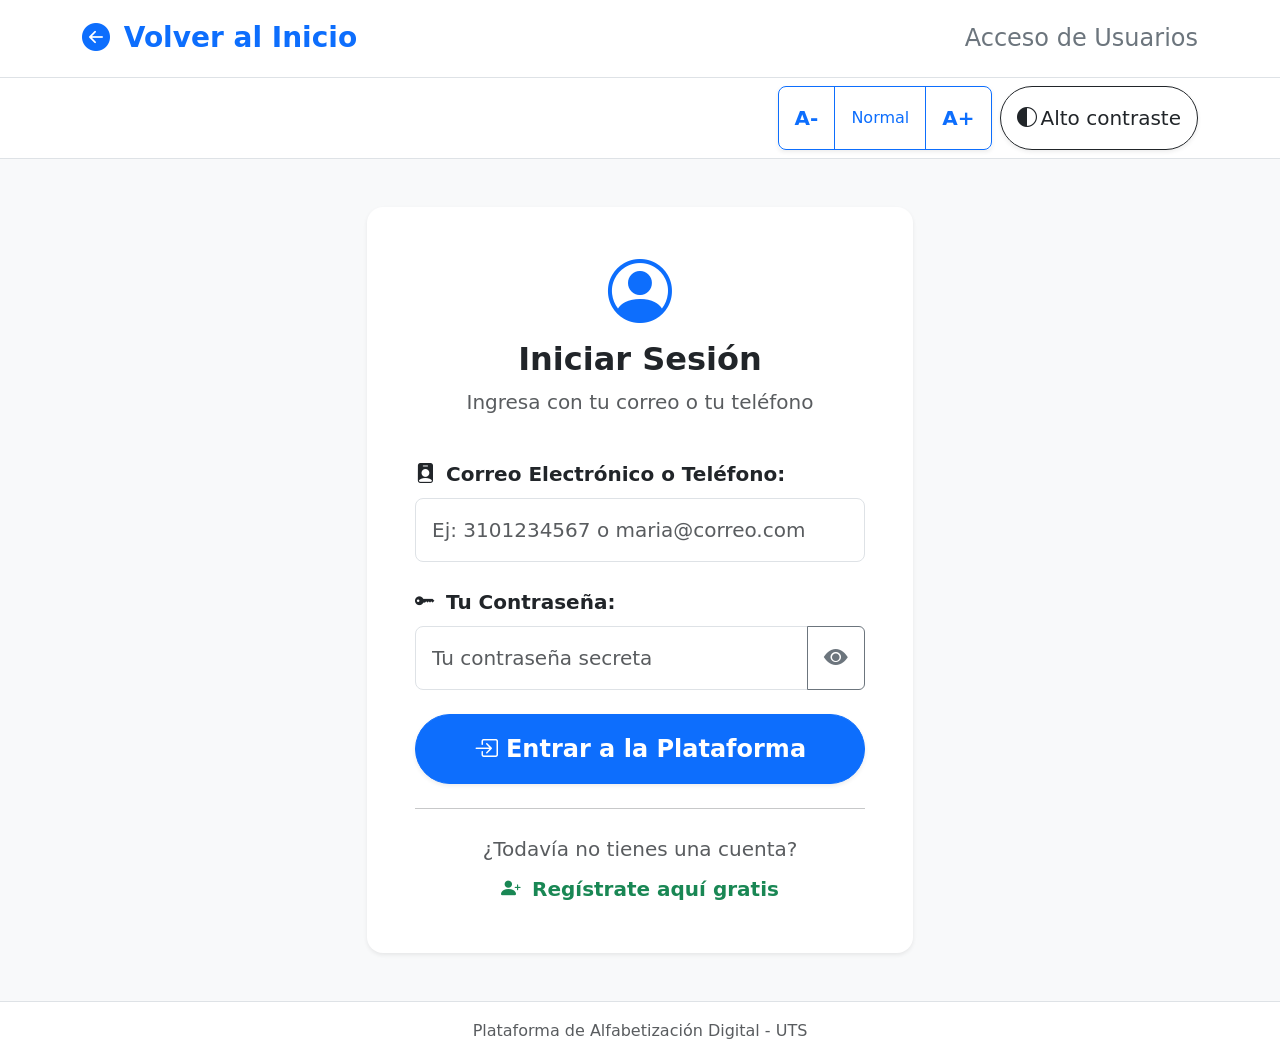
<file: frontend/login.html>
<!DOCTYPE html>
<html lang="es">
<head>
    <meta charset="UTF-8">
    <meta name="viewport" content="width=device-width, initial-scale=1.0">
    <title>Iniciar Sesión - Alfabetización Digital</title>

    <link href="https://cdn.jsdelivr.net/npm/bootstrap@5.3.3/dist/css/bootstrap.min.css" rel="stylesheet">
    <link href="https://cdn.jsdelivr.net/npm/bootstrap-icons@1.11.3/font/bootstrap-icons.min.css" rel="stylesheet">
    <link rel="stylesheet" href="css/styles.css">
    <script src="js/accesibilidad.js"></script>
</head>
<body class="bg-light d-flex flex-column min-vh-100">

    <header class="bg-white border-bottom py-3">
        <div class="container d-flex justify-content-between align-items-center">
            <a href="index.html" class="text-decoration-none fw-bold text-primary fs-3">
                <i class="bi bi-arrow-left-circle-fill me-1"></i> Volver al Inicio
            </a>
            <span class="fs-4 text-secondary d-none d-md-inline">Acceso de Usuarios</span>
        </div>
    </header>

    <main class="container my-auto py-5">
        <div class="row justify-content-center">
            <div class="col-12 col-md-8 col-lg-6">

                <div class="card shadow-sm border-0 p-4 p-md-5 bg-white rounded-4">
                    <div class="text-center mb-4">
                        <i class="bi bi-person-circle display-3 text-primary"></i>
                        <h1 class="h2 fw-bold mt-2">Iniciar Sesión</h1>
                        <p class="fs-5 text-muted">Ingresa con tu correo o tu teléfono</p>
                    </div>

                    <div id="mensaje-alerta" class="alert d-none fs-5 text-center" role="alert"></div>

                    <form id="loginForm" novalidate>
                        <div class="mb-4">
                            <label for="identificador" class="form-label fs-5 fw-bold text-dark">
                                <i class="bi bi-person-badge-fill me-1"></i> Correo Electrónico o Teléfono:
                            </label>
                            <input
                                type="text"
                                class="form-control form-control-lg fs-5 p-3 rounded-3"
                                id="identificador"
                                placeholder="Ej: 3101234567 o maria@correo.com"
                                required
                            >
                        </div>

                        <div class="mb-4">
                            <label for="password" class="form-label fs-5 fw-bold text-dark">
                                <i class="bi bi-key-fill me-1"></i> Tu Contraseña:
                            </label>
                            <div class="input-group">
                                <input
                                    type="password"
                                    class="form-control form-control-lg fs-5 p-3 rounded-start-3"
                                    id="password"
                                    placeholder="Tu contraseña secreta"
                                    required
                                >
                                <button
                                    class="btn btn-outline-secondary px-3"
                                    type="button"
                                    id="btnTogglePassword"
                                    title="Mostrar u ocultar contraseña"
                                >
                                    <i class="bi bi-eye-fill fs-4" id="iconoOjo"></i>
                                </button>
                            </div>
                        </div>

                        <div class="d-grid mt-4">
                            <button type="submit" class="btn btn-primary btn-lg py-3 fs-4 fw-semibold rounded-pill shadow-sm">
                                <i class="bi bi-box-arrow-in-right me-2"></i> Entrar a la Plataforma
                            </button>
                        </div>
                    </form>

                    <hr class="my-4">

                    <div class="text-center">
                        <p class="fs-5 text-muted mb-2">¿Todavía no tienes una cuenta?</p>
                        <a href="registro.html" class="fw-bold fs-5 text-success text-decoration-none">
                            <i class="bi bi-person-plus-fill me-1"></i> Regístrate aquí gratis
                        </a>
                    </div>
                </div>

            </div>
        </div>
    </main>

    <footer class="bg-white border-top py-3 text-center text-muted fs-6 mt-auto">
        <div class="container">
            <p class="mb-0">Plataforma de Alfabetización Digital - UTS</p>
        </div>
    </footer>

    <script src="https://cdn.jsdelivr.net/npm/bootstrap@5.3.3/dist/js/bootstrap.bundle.min.js"></script>
    <script src="js/main.js"></script>
</body>
</html>
</file>
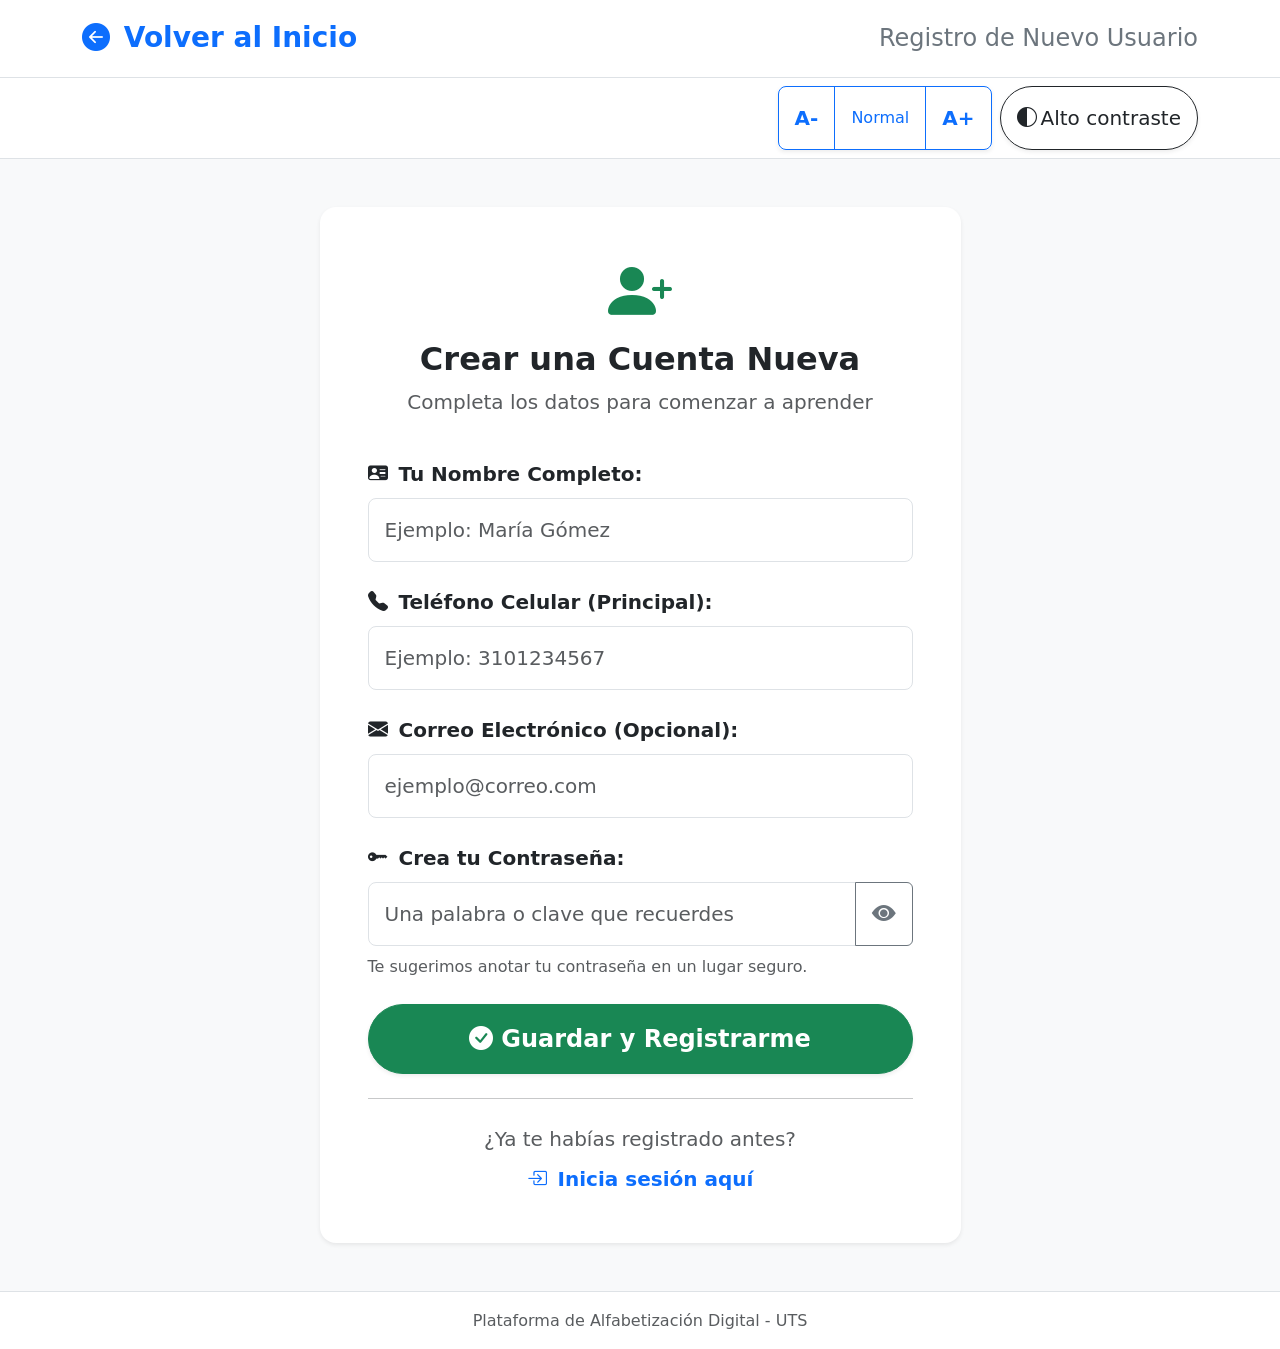
<file: frontend/registro.html>
<!DOCTYPE html>
<html lang="es">
<head>
    <meta charset="UTF-8">
    <meta name="viewport" content="width=device-width, initial-scale=1.0">
    <title>Crear Cuenta - Alfabetización Digital</title>

    <link href="https://cdn.jsdelivr.net/npm/bootstrap@5.3.3/dist/css/bootstrap.min.css" rel="stylesheet">
    <link href="https://cdn.jsdelivr.net/npm/bootstrap-icons@1.11.3/font/bootstrap-icons.min.css" rel="stylesheet">
    <link rel="stylesheet" href="css/styles.css">
    <script src="js/accesibilidad.js"></script>
</head>
<body class="bg-light d-flex flex-column min-vh-100">

    <header class="bg-white border-bottom py-3">
        <div class="container d-flex justify-content-between align-items-center">
            <a href="index.html" class="text-decoration-none fw-bold text-primary fs-3">
                <i class="bi bi-arrow-left-circle-fill me-1"></i> Volver al Inicio
            </a>
            <span class="fs-4 text-secondary d-none d-md-inline">Registro de Nuevo Usuario</span>
        </div>
    </header>

    <main class="container my-auto py-5">
        <div class="row justify-content-center">
            <div class="col-12 col-md-10 col-lg-7">

                <div class="card shadow-sm border-0 p-4 p-md-5 bg-white rounded-4">
                    <div class="text-center mb-4">
                        <i class="bi bi-person-plus-fill display-3 text-success"></i>
                        <h1 class="h2 fw-bold mt-2">Crear una Cuenta Nueva</h1>
                        <p class="fs-5 text-muted">Completa los datos para comenzar a aprender</p>
                    </div>

                    <div id="mensaje-alerta" class="alert d-none fs-5 text-center" role="alert"></div>

                    <form id="registroForm" novalidate>
                        <div class="mb-4">
                            <label for="nombre" class="form-label fs-5 fw-bold text-dark">
                                <i class="bi bi-person-vcard-fill me-1"></i> Tu Nombre Completo:
                            </label>
                            <input
                                type="text"
                                class="form-control form-control-lg fs-5 p-3 rounded-3"
                                id="nombre"
                                placeholder="Ejemplo: María Gómez"
                                required
                            >
                        </div>

                        <div class="mb-4">
                            <label for="telefono" class="form-label fs-5 fw-bold text-dark">
                                <i class="bi bi-telephone-fill me-1"></i> Teléfono Celular (Principal):
                            </label>
                            <input
                                type="tel"
                                class="form-control form-control-lg fs-5 p-3 rounded-3"
                                id="telefono"
                                placeholder="Ejemplo: 3101234567"
                                required
                            >
                        </div>

                        <div class="mb-4">
                            <label for="correo" class="form-label fs-5 fw-bold text-dark">
                                <i class="bi bi-envelope-fill me-1"></i> Correo Electrónico (Opcional):
                            </label>
                            <input
                                type="email"
                                class="form-control form-control-lg fs-5 p-3 rounded-3"
                                id="correo"
                                placeholder="ejemplo@correo.com"
                            >
                        </div>

                        <div class="mb-4">
                            <label for="regPassword" class="form-label fs-5 fw-bold text-dark">
                                <i class="bi bi-key-fill me-1"></i> Crea tu Contraseña:
                            </label>
                            <div class="input-group">
                                <input
                                    type="password"
                                    class="form-control form-control-lg fs-5 p-3 rounded-start-3"
                                    id="regPassword"
                                    placeholder="Una palabra o clave que recuerdes"
                                    required
                                >
                                <button
                                    class="btn btn-outline-secondary px-3"
                                    type="button"
                                    id="btnToggleRegPassword"
                                    title="Mostrar u ocultar contraseña"
                                >
                                    <i class="bi bi-eye-fill fs-4" id="iconoRegOjo"></i>
                                </button>
                            </div>
                            <div class="form-text fs-6 text-muted mt-2">
                                Te sugerimos anotar tu contraseña en un lugar seguro.
                            </div>
                        </div>

                        <div class="d-grid mt-4">
                            <button type="submit" class="btn btn-success btn-lg py-3 fs-4 fw-semibold rounded-pill shadow-sm">
                                <i class="bi bi-check-circle-fill me-2"></i> Guardar y Registrarme
                            </button>
                        </div>
                    </form>

                    <hr class="my-4">

                    <div class="text-center">
                        <p class="fs-5 text-muted mb-2">¿Ya te habías registrado antes?</p>
                        <a href="login.html" class="fw-bold fs-5 text-primary text-decoration-none">
                            <i class="bi bi-box-arrow-in-right me-1"></i> Inicia sesión aquí
                        </a>
                    </div>
                </div>

            </div>
        </div>
    </main>

    <footer class="bg-white border-top py-3 text-center text-muted fs-6 mt-auto">
        <div class="container">
            <p class="mb-0">Plataforma de Alfabetización Digital - UTS</p>
        </div>
    </footer>

    <script src="https://cdn.jsdelivr.net/npm/bootstrap@5.3.3/dist/js/bootstrap.bundle.min.js"></script>
    <script src="js/main.js"></script>
</body>
</html>
</file>
<file: frontend/css/styles.css>
body {
    font-size: 1.15rem;
    line-height: 1.6;
    color: #212529;
}

a:focus, button:focus, .btn:focus {
    outline: 3px solid #ffbf47 !important;
    outline-offset: 2px;
}

.btn-lg {
    min-height: 64px;
    display: inline-flex;
    align-items: center;
    justify-content: center;
}

.badge {
    white-space: normal;
    text-align: left;
}

.opcion-btn {
    flex-wrap: wrap;
}
.opcion-btn:disabled {
    opacity: 1;
}
.opcion-btn .marca-opcion {
    width: 100%;
}

@media print {
    .no-print {
        display: none !important;
    }
}

@media screen {
    html.fuente-sm { font-size: 87.5%; }
    html.fuente-md { font-size: 100%; }
    html.fuente-lg { font-size: 114%; }
    html.fuente-xl { font-size: 130%; }

    html.alto-contraste body {
        background-color: #000000 !important;
        color: #ffffff !important;
    }

    html.alto-contraste .card,
    html.alto-contraste header,
    html.alto-contraste footer,
    html.alto-contraste .bg-white,
    html.alto-contraste .bg-light {
        background-color: #121212 !important;
        color: #ffffff !important;
        border: 2px solid #ffff00 !important;
    }

    html.alto-contraste h1,
    html.alto-contraste h2,
    html.alto-contraste h3,
    html.alto-contraste h4,
    html.alto-contraste p,
    html.alto-contraste span,
    html.alto-contraste label,
    html.alto-contraste li,
    html.alto-contraste small,
    html.alto-contraste .text-dark,
    html.alto-contraste .text-secondary,
    html.alto-contraste .text-muted,
    html.alto-contraste .text-white {
        color: #ffffff !important;
    }

    html.alto-contraste .text-primary,
    html.alto-contraste .text-warning {
        color: #ffff00 !important;
    }

    html.alto-contraste .text-success {
        color: #00ff66 !important;
    }

    html.alto-contraste .text-danger {
        color: #ff8a8a !important;
    }

    html.alto-contraste .bg-warning,
    html.alto-contraste .bg-info {
        color: #000000 !important;
    }

    html.alto-contraste a:not(.btn) {
        color: #ffff00 !important;
        text-decoration: underline !important;
    }

    html.alto-contraste .btn-primary,
    html.alto-contraste .btn-outline-primary {
        background-color: #ffff00 !important;
        color: #000000 !important;
        font-weight: 800 !important;
        border: 3px solid #ffffff !important;
    }

    html.alto-contraste .btn-success {
        background-color: #00ff66 !important;
        color: #000000 !important;
        font-weight: 800 !important;
        border: 3px solid #ffffff !important;
    }

    html.alto-contraste .btn-danger {
        background-color: #ff8a8a !important;
        color: #000000 !important;
        font-weight: 800 !important;
        border: 3px solid #ffffff !important;
    }

    html.alto-contraste .btn-warning {
        background-color: #ffffff !important;
        color: #000000 !important;
        font-weight: 800 !important;
        border: 3px solid #ffff00 !important;
    }

    html.alto-contraste .btn-secondary,
    html.alto-contraste .btn-outline-secondary,
    html.alto-contraste .btn-outline-dark {
        background-color: #000000 !important;
        color: #ffffff !important;
        font-weight: 700 !important;
        border: 3px solid #ffffff !important;
    }

    html.alto-contraste .btn-outline-success {
        background-color: #000000 !important;
        color: #00ff66 !important;
        border: 3px solid #00ff66 !important;
    }

    html.alto-contraste .btn-outline-danger {
        background-color: #000000 !important;
        color: #ff8a8a !important;
        border: 3px solid #ff8a8a !important;
    }

    html.alto-contraste .badge {
        background-color: #ffff00 !important;
        color: #000000 !important;
        border: 2px solid #ffffff !important;
    }

    html.alto-contraste .alert,
    html.alto-contraste [class*="-subtle"] {
        background-color: #000000 !important;
        color: #ffffff !important;
        border: 3px solid #ffff00 !important;
    }

    html.alto-contraste [class*="-emphasis"] {
        color: #ffffff !important;
    }

    html.alto-contraste .form-control,
    html.alto-contraste .form-select {
        background-color: #000000 !important;
        color: #ffffff !important;
        border: 2px solid #ffffff !important;
    }

    html.alto-contraste .form-control:focus,
    html.alto-contraste .form-select:focus {
        border-color: #ffff00 !important;
    }

    html.alto-contraste .form-control::placeholder {
        color: #d0d0d0 !important;
    }

    html.alto-contraste .is-invalid {
        border-color: #ff8a8a !important;
    }

    html.alto-contraste .progress {
        background-color: #333333 !important;
        border: 2px solid #ffffff !important;
    }

    html.alto-contraste .progress-bar {
        background-color: #ffff00 !important;
        color: #000000 !important;
    }

    html.alto-contraste .diploma-container {
        color: #212529 !important;
    }

    html.alto-contraste .diploma-container h1,
    html.alto-contraste .diploma-container h2,
    html.alto-contraste .diploma-container p,
    html.alto-contraste .diploma-container span,
    html.alto-contraste .diploma-container .text-dark {
        color: #212529 !important;
    }

    html.alto-contraste .diploma-container .text-primary {
        color: #0d6efd !important;
    }

    html.alto-contraste .diploma-container .text-secondary,
    html.alto-contraste .diploma-container .text-muted {
        color: #6c757d !important;
    }

    html.alto-contraste .diploma-container .text-white {
        color: #ffffff !important;
    }

    html.alto-contraste .diploma-container .text-warning {
        color: #ffc107 !important;
    }

    html.alto-contraste .diploma-container .badge {
        background-color: #cfe2ff !important;
        color: #0d6efd !important;
        border: 1px solid #0d6efd !important;
    }
}
</file>
